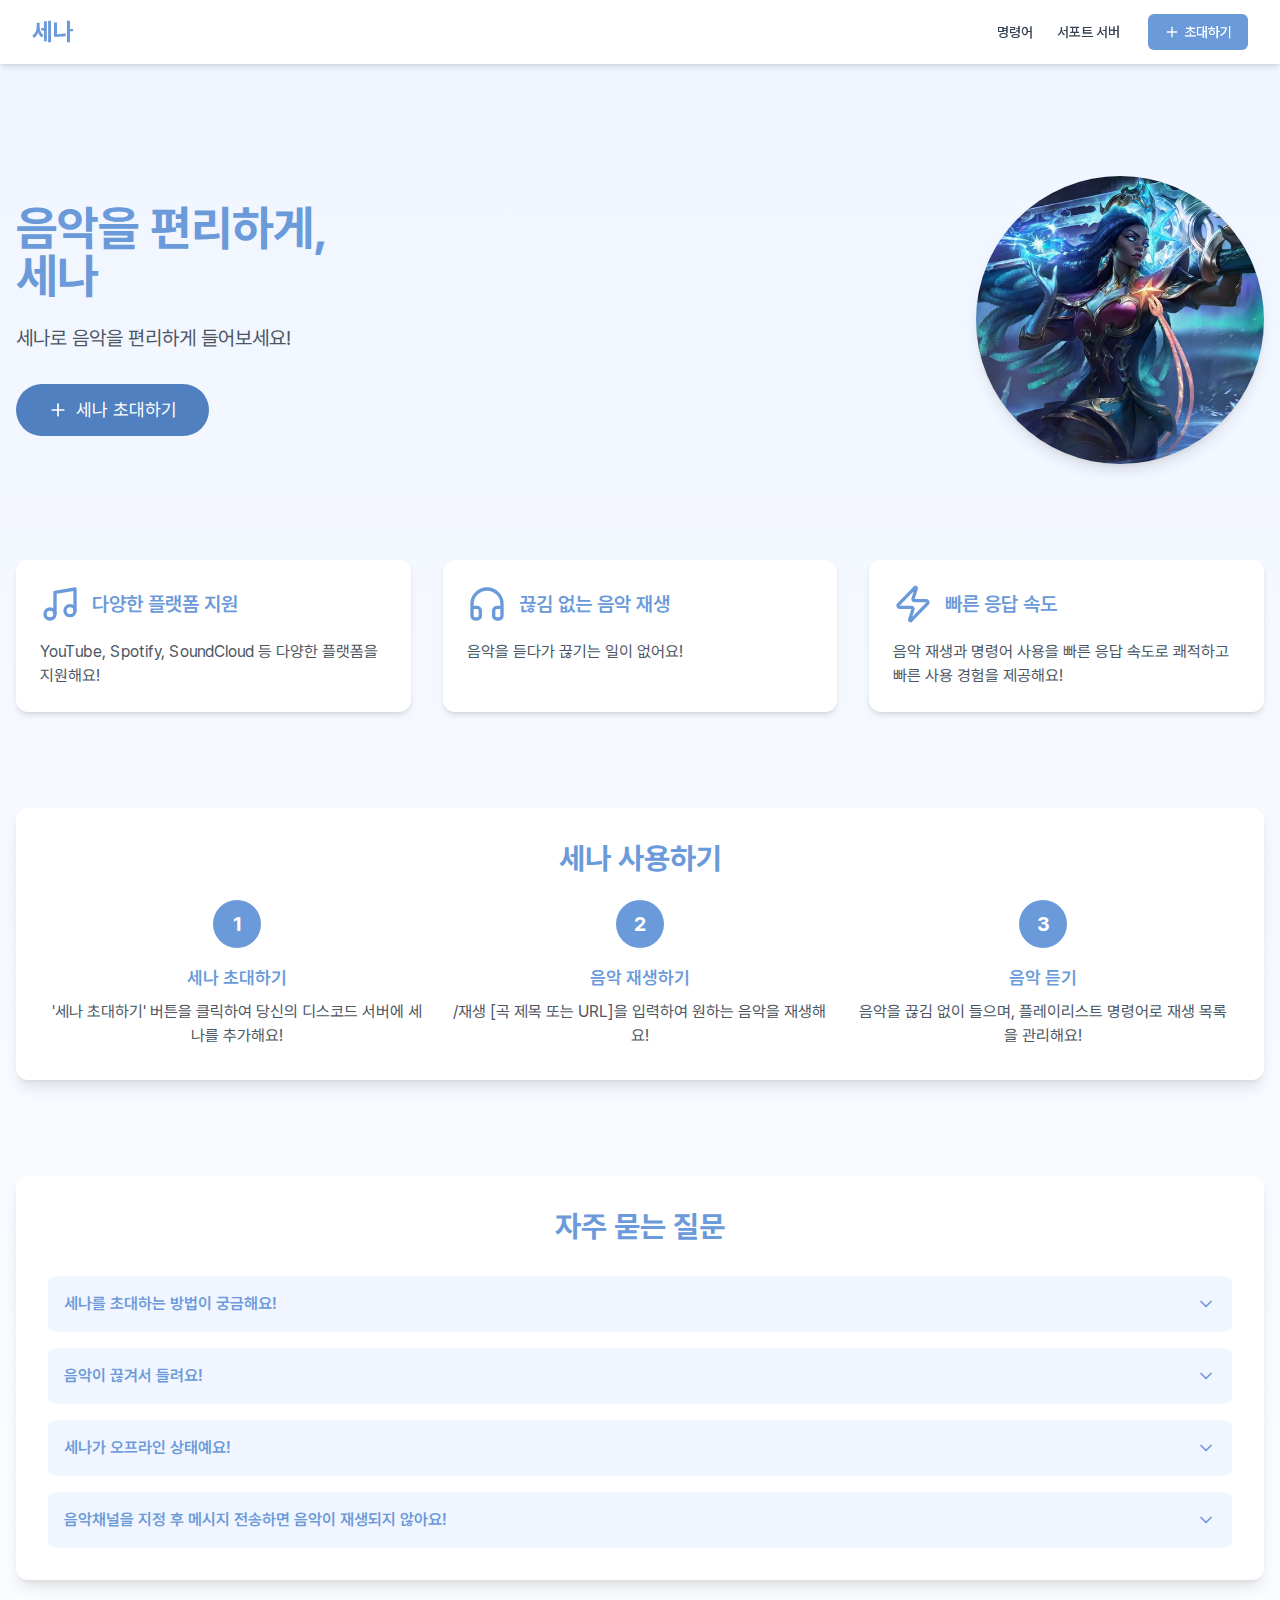
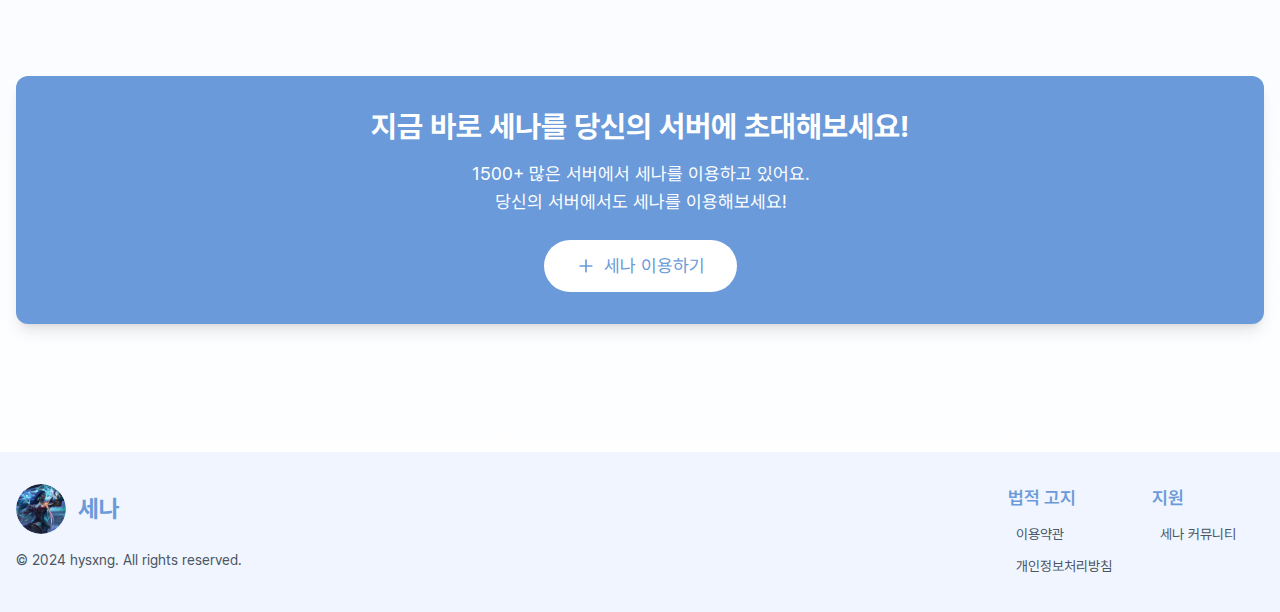
<file: index.html>
<!DOCTYPE html><html lang="ko"><head><meta charSet="utf-8"/><meta name="viewport" content="width=device-width"/><meta name="next-head-count" content="2"/><link rel="preload" href="/_next/static/media/ff840cfebfb63b0c-s.p.woff2" as="font" type="font/woff2" crossorigin="anonymous" data-next-font="size-adjust"/><link rel="preload" href="/_next/static/css/44630111e8e7b33d.css" as="style"/><link rel="stylesheet" href="/_next/static/css/44630111e8e7b33d.css" data-n-g=""/><link rel="preload" href="/_next/static/css/4c725164773d5f91.css" as="style"/><link rel="stylesheet" href="/_next/static/css/4c725164773d5f91.css" data-n-p=""/><noscript data-n-css=""></noscript><script defer="" nomodule="" src="/_next/static/chunks/polyfills-42372ed130431b0a.js"></script><script src="/_next/static/chunks/webpack-8fa1640cc84ba8fe.js" defer=""></script><script src="/_next/static/chunks/framework-64ad27b21261a9ce.js" defer=""></script><script src="/_next/static/chunks/main-14cd8e74f7600fc6.js" defer=""></script><script src="/_next/static/chunks/pages/_app-4de54a1809dadaf9.js" defer=""></script><script src="/_next/static/chunks/664-fe029c8b38e64ec1.js" defer=""></script><script src="/_next/static/chunks/675-f8402c4ff683825d.js" defer=""></script><script src="/_next/static/chunks/pages/index-014a114d0678d8e0.js" defer=""></script><script src="/_next/static/gUgS-OG4UqGehciKiHNww/_buildManifest.js" defer=""></script><script src="/_next/static/gUgS-OG4UqGehciKiHNww/_ssgManifest.js" defer=""></script></head><link rel="icon"/><title>디스코드 음악 봇 세나</title><body class="antialiased"><div id="__next"><div class="min-h-screen bg-gradient-to-b from-[#f0f5ff] to-white text-gray-800 __className_fde3a9"><nav class="fixed top-0 left-0 right-0 z-50 bg-white shadow-md"><div class="max-w-7xl mx-auto px-4 sm:px-6 lg:px-8"><div class="flex justify-between h-16"><div class="flex-shrink-0 flex items-center"><a href="/"><span class="text-2xl font-bold text-[#6a9ad9]">세나</span></a></div><div class="hidden sm:ml-6 sm:flex sm:items-center"><a class="px-3 py-2 rounded-md text-sm font-medium text-gray-700 hover:text-[#6a9ad9] hover:bg-gray-50" href="/#">명령어</a><a class="px-3 py-2 rounded-md text-sm font-medium text-gray-700 hover:text-[#6a9ad9] hover:bg-gray-50" href="https://discord.gg/64BgHXnEs6">서포트 서버</a><button class="ml-4 px-4 py-2 rounded-md text-sm font-medium text-white bg-[#6a9ad9] hover:bg-[#5a8ac9] focus:outline-none focus:ring-2 focus:ring-offset-2 focus:ring-[#6a9ad9] flex items-center"><svg xmlns="http://www.w3.org/2000/svg" width="24" height="24" viewBox="0 0 24 24" fill="none" stroke="currentColor" stroke-width="2" stroke-linecap="round" stroke-linejoin="round" class="lucide lucide-plus w-4 h-4 mr-1"><path d="M5 12h14"></path><path d="M12 5v14"></path></svg> 초대하기</button></div><div class="-mr-2 flex items-center sm:hidden"><button class="inline-flex items-center justify-center p-2 rounded-md text-gray-400 hover:text-gray-500 hover:bg-gray-100 focus:outline-none focus:ring-2 focus:ring-inset focus:ring-[#6a9ad9]"><span class="sr-only">Open main menu</span><svg xmlns="http://www.w3.org/2000/svg" width="24" height="24" viewBox="0 0 24 24" fill="none" stroke="currentColor" stroke-width="2" stroke-linecap="round" stroke-linejoin="round" class="lucide lucide-menu block h-6 w-6"><line x1="4" x2="20" y1="12" y2="12"></line><line x1="4" x2="20" y1="6" y2="6"></line><line x1="4" x2="20" y1="18" y2="18"></line></svg></button></div></div></div><div class="-translate-x-full opacity-0 sm:hidden fixed inset-0 z-50 bg-white transition-all duration-300 ease-in-out"><div class="pt-5 pb-6 px-4"><div class="flex items-center justify-between mb-4"><div><a href="/"><span class="text-2xl font-bold text-[#6a9ad9]">세나</span></a></div><div class="-mr-2"><button class="inline-flex items-center justify-center p-2 rounded-md text-gray-400 hover:text-gray-500 hover:bg-gray-100 focus:outline-none focus:ring-2 focus:ring-inset focus:ring-[#6a9ad9]"><span class="sr-only">Close menu</span><svg xmlns="http://www.w3.org/2000/svg" width="24" height="24" viewBox="0 0 24 24" fill="none" stroke="currentColor" stroke-width="2" stroke-linecap="round" stroke-linejoin="round" class="lucide lucide-x h-6 w-6"><path d="M18 6 6 18"></path><path d="m6 6 12 12"></path></svg></button></div></div><div class="space-y-2"><a class="block px-3 py-2 rounded-md text-base font-medium text-gray-700 hover:text-[#6a9ad9] hover:bg-gray-50" href="/#">명령어</a><a class="block px-3 py-2 rounded-md text-base font-medium text-gray-700 hover:text-[#6a9ad9] hover:bg-gray-50" href="https://discord.gg/64BgHXnEs6">서포트 서버</a></div><div class="mt-6"><button class="w-full px-4 py-2 rounded-md text-sm font-medium text-white bg-[#6a9ad9] hover:bg-[#5a8ac9] focus:outline-none focus:ring-2 focus:ring-offset-2 focus:ring-[#6a9ad9] flex items-center justify-center"><svg xmlns="http://www.w3.org/2000/svg" width="24" height="24" viewBox="0 0 24 24" fill="none" stroke="currentColor" stroke-width="2" stroke-linecap="round" stroke-linejoin="round" class="lucide lucide-plus w-4 h-4 mr-1"><path d="M5 12h14"></path><path d="M12 5v14"></path></svg> 초대하기</button></div></div></div></nav><main class="pt-16 sm:pt-24"><div class="container mx-auto px-4"><section class="py-8 sm:py-12 md:py-20"><div class="flex flex-col sm:flex-row items-center justify-between mb-12 sm:mb-16 md:mb-24 sm:space-x-8 md:space-x-12"><div class="w-full sm:w-1/2 mb-8 sm:mb-0 text-center sm:text-left order-2 sm:order-1"><h1 class="text-3xl sm:text-4xl md:text-5xl font-bold mb-4 sm:mb-6 text-[#6a9ad9] leading-tight">음악을 편리하게,<br/>세나</h1><p class="text-base sm:text-lg md:text-xl mb-6 sm:mb-8 text-gray-600">세나로 음악을 편리하게 들어보세요!</p><button class="w-full sm:w-auto bg-[#5080c0] hover:bg-[#3a6491] px-4 sm:px-6 md:px-8 py-2 sm:py-3 rounded-full text-sm sm:text-base md:text-lg inline-flex items-center justify-center text-white transition-colors duration-300 focus:outline-none focus:ring-2 focus:ring-offset-2 focus:ring-[#5080c0]"><svg xmlns="http://www.w3.org/2000/svg" width="24" height="24" viewBox="0 0 24 24" fill="none" stroke="currentColor" stroke-width="2" stroke-linecap="round" stroke-linejoin="round" class="lucide lucide-plus mr-2 w-4 h-4 sm:w-5 sm:h-5"><path d="M5 12h14"></path><path d="M12 5v14"></path></svg>세나 초대하기</button></div><div class="w-full sm:w-1/2 flex justify-center sm:justify-end order-1 sm:order-2"><div class="relative w-48 h-48 sm:w-56 sm:h-56 md:w-72 md:h-72"><img alt="세나 봇 로고" loading="lazy" width="1000" height="1000" decoding="async" data-nimg="1" class="rounded-full shadow-lg" style="color:transparent;object-fit:contain" src="/images/Sena-Logo.png"/></div></div></div><div class="grid grid-cols-1 sm:grid-cols-2 md:grid-cols-3 gap-6 sm:gap-8 mb-12 sm:mb-16 md:mb-24"><div class="bg-white p-4 sm:p-6 rounded-xl shadow-md hover:shadow-lg transition-shadow duration-300"><div class="flex items-center mb-3 sm:mb-4"><svg xmlns="http://www.w3.org/2000/svg" width="24" height="24" viewBox="0 0 24 24" fill="none" stroke="currentColor" stroke-width="2" stroke-linecap="round" stroke-linejoin="round" class="lucide lucide-music w-8 h-8 sm:w-10 sm:h-10 text-[#6a9ad9]"><path d="M9 18V5l12-2v13"></path><circle cx="6" cy="18" r="3"></circle><circle cx="18" cy="16" r="3"></circle></svg><h3 class="text-lg sm:text-xl font-semibold ml-3 text-[#6a9ad9]">다양한 플랫폼 지원</h3></div><p class="text-sm sm:text-base text-gray-600">YouTube, Spotify, SoundCloud 등 다양한 플랫폼을 지원해요!</p></div><div class="bg-white p-4 sm:p-6 rounded-xl shadow-md hover:shadow-lg transition-shadow duration-300"><div class="flex items-center mb-3 sm:mb-4"><svg xmlns="http://www.w3.org/2000/svg" width="24" height="24" viewBox="0 0 24 24" fill="none" stroke="currentColor" stroke-width="2" stroke-linecap="round" stroke-linejoin="round" class="lucide lucide-headphones w-8 h-8 sm:w-10 sm:h-10 text-[#6a9ad9]"><path d="M3 14h3a2 2 0 0 1 2 2v3a2 2 0 0 1-2 2H5a2 2 0 0 1-2-2v-7a9 9 0 0 1 18 0v7a2 2 0 0 1-2 2h-1a2 2 0 0 1-2-2v-3a2 2 0 0 1 2-2h3"></path></svg><h3 class="text-lg sm:text-xl font-semibold ml-3 text-[#6a9ad9]">끊김 없는 음악 재생</h3></div><p class="text-sm sm:text-base text-gray-600">음악을 듣다가 끊기는 일이 없어요!</p></div><div class="bg-white p-4 sm:p-6 rounded-xl shadow-md hover:shadow-lg transition-shadow duration-300"><div class="flex items-center mb-3 sm:mb-4"><svg xmlns="http://www.w3.org/2000/svg" width="24" height="24" viewBox="0 0 24 24" fill="none" stroke="currentColor" stroke-width="2" stroke-linecap="round" stroke-linejoin="round" class="lucide lucide-zap w-8 h-8 sm:w-10 sm:h-10 text-[#6a9ad9]"><path d="M4 14a1 1 0 0 1-.78-1.63l9.9-10.2a.5.5 0 0 1 .86.46l-1.92 6.02A1 1 0 0 0 13 10h7a1 1 0 0 1 .78 1.63l-9.9 10.2a.5.5 0 0 1-.86-.46l1.92-6.02A1 1 0 0 0 11 14z"></path></svg><h3 class="text-lg sm:text-xl font-semibold ml-3 text-[#6a9ad9]">빠른 응답 속도</h3></div><p class="text-sm sm:text-base text-gray-600">음악 재생과 명령어 사용을 빠른 응답 속도로 쾌적하고 빠른 사용 경험을 제공해요!</p></div></div><div class="bg-white p-6 sm:p-8 rounded-xl shadow-lg mb-12 sm:mb-16 md:mb-24"><h2 class="text-xl sm:text-2xl md:text-3xl font-bold mb-4 sm:mb-6 text-center text-[#6a9ad9]">세나 사용하기</h2><div class="grid grid-cols-1 sm:grid-cols-3 gap-6"><div class="flex flex-col items-center text-center"><div class="w-10 h-10 sm:w-12 sm:h-12 bg-[#6a9ad9] rounded-full flex items-center justify-center text-white text-lg sm:text-xl font-bold mb-3 sm:mb-4">1</div><h3 class="text-base sm:text-lg font-semibold mb-2 text-[#6a9ad9]">세나 초대하기</h3><p class="text-sm sm:text-base text-gray-600">&#x27;세나 초대하기&#x27; 버튼을 클릭하여 당신의 디스코드 서버에 세나를 추가해요!</p></div><div class="flex flex-col items-center text-center"><div class="w-10 h-10 sm:w-12 sm:h-12 bg-[#6a9ad9] rounded-full flex items-center justify-center text-white text-lg sm:text-xl font-bold mb-3 sm:mb-4">2</div><h3 class="text-base sm:text-lg font-semibold mb-2 text-[#6a9ad9]">음악 재생하기</h3><p class="text-sm sm:text-base text-gray-600">/재생 [곡 제목 또는 URL]을 입력하여 원하는 음악을 재생해요!</p></div><div class="flex flex-col items-center text-center"><div class="w-10 h-10 sm:w-12 sm:h-12 bg-[#6a9ad9] rounded-full flex items-center justify-center text-white text-lg sm:text-xl font-bold mb-3 sm:mb-4">3</div><h3 class="text-base sm:text-lg font-semibold mb-2 text-[#6a9ad9]">음악 듣기</h3><p class="text-sm sm:text-base text-gray-600">음악을 끊김 없이 들으며, 플레이리스트 명령어로 재생 목록을 관리해요!</p></div></div></div><div class="bg-white p-6 sm:p-8 rounded-xl shadow-lg mb-12 sm:mb-16 md:mb-24"><h2 class="text-xl sm:text-2xl md:text-3xl font-bold mb-6 sm:mb-8 text-center text-[#6a9ad9]">자주 묻는 질문</h2><div class="space-y-4"><div class="bg-[#f0f5ff] rounded-lg overflow-hidden"><button class="w-full p-3 sm:p-4 cursor-pointer font-semibold text-sm sm:text-base text-[#6a9ad9] flex justify-between items-center">세나를 초대하는 방법이 궁금해요!<svg xmlns="http://www.w3.org/2000/svg" width="24" height="24" viewBox="0 0 24 24" fill="none" stroke="currentColor" stroke-width="2" stroke-linecap="round" stroke-linejoin="round" class="lucide lucide-chevron-down w-4 h-4 sm:w-5 sm:h-5 text-[#6a9ad9] transition-transform duration-300 "><path d="m6 9 6 6 6-6"></path></svg></button><div class="overflow-hidden transition-all duration-300 ease-in-out" style="max-height:0"><p class="p-3 sm:p-4 text-sm sm:text-base text-gray-600 border-t border-[#e6eeff]">&#x27;세나 초대하기&#x27; 버튼을 클릭하여 쉽게 초대할 수 있어요!</p></div></div><div class="bg-[#f0f5ff] rounded-lg overflow-hidden"><button class="w-full p-3 sm:p-4 cursor-pointer font-semibold text-sm sm:text-base text-[#6a9ad9] flex justify-between items-center">음악이 끊겨서 들려요!<svg xmlns="http://www.w3.org/2000/svg" width="24" height="24" viewBox="0 0 24 24" fill="none" stroke="currentColor" stroke-width="2" stroke-linecap="round" stroke-linejoin="round" class="lucide lucide-chevron-down w-4 h-4 sm:w-5 sm:h-5 text-[#6a9ad9] transition-transform duration-300 "><path d="m6 9 6 6 6-6"></path></svg></button><div class="overflow-hidden transition-all duration-300 ease-in-out" style="max-height:0"><p class="p-3 sm:p-4 text-sm sm:text-base text-gray-600 border-t border-[#e6eeff]">디스코드 서버 상태가 안 좋은 경우 아래 방법으로 해결할 수 있지만, 무언가를 다운로드 중 일 땐 멈춰주세요! [채널 관리 권한] 음성채널 우클릭 - 채널 편집 - 지역 우선 설정을 일본으로 변경 후 다시 한국으로 변경해 주세요.</p></div></div><div class="bg-[#f0f5ff] rounded-lg overflow-hidden"><button class="w-full p-3 sm:p-4 cursor-pointer font-semibold text-sm sm:text-base text-[#6a9ad9] flex justify-between items-center">세나가 오프라인 상태예요!<svg xmlns="http://www.w3.org/2000/svg" width="24" height="24" viewBox="0 0 24 24" fill="none" stroke="currentColor" stroke-width="2" stroke-linecap="round" stroke-linejoin="round" class="lucide lucide-chevron-down w-4 h-4 sm:w-5 sm:h-5 text-[#6a9ad9] transition-transform duration-300 "><path d="m6 9 6 6 6-6"></path></svg></button><div class="overflow-hidden transition-all duration-300 ease-in-out" style="max-height:0"><p class="p-3 sm:p-4 text-sm sm:text-base text-gray-600 border-t border-[#e6eeff]">점검 중이거나 리붓 중이예요!</p></div></div><div class="bg-[#f0f5ff] rounded-lg overflow-hidden"><button class="w-full p-3 sm:p-4 cursor-pointer font-semibold text-sm sm:text-base text-[#6a9ad9] flex justify-between items-center">음악채널을 지정 후 메시지 전송하면 음악이 재생되지 않아요!<svg xmlns="http://www.w3.org/2000/svg" width="24" height="24" viewBox="0 0 24 24" fill="none" stroke="currentColor" stroke-width="2" stroke-linecap="round" stroke-linejoin="round" class="lucide lucide-chevron-down w-4 h-4 sm:w-5 sm:h-5 text-[#6a9ad9] transition-transform duration-300 "><path d="m6 9 6 6 6-6"></path></svg></button><div class="overflow-hidden transition-all duration-300 ease-in-out" style="max-height:0"><p class="p-3 sm:p-4 text-sm sm:text-base text-gray-600 border-t border-[#e6eeff]">현재 디스코드 측에서 인텐트가 승인되지 않아 메시지 감지를 하지 못하는 상태예요!</p></div></div></div></div><div class="bg-[#6a9ad9] text-white p-6 sm:p-8 rounded-xl shadow-lg text-center"><h2 class="text-xl sm:text-2xl md:text-3xl font-bold mb-3 sm:mb-4">지금 바로 세나를 당신의 서버에 초대해보세요!</h2><p class="text-sm sm:text-base md:text-lg mb-4 sm:mb-6">1500+ 많은 서버에서 세나를 이용하고 있어요. <br/>당신의 서버에서도 세나를 이용해보세요!</p><button class="bg-white text-[#6a9ad9] hover:bg-gray-100 px-4 sm:px-6 md:px-8 py-2 sm:py-3 rounded-full text-sm sm:text-base md:text-lg inline-flex items-center justify-center transition-colors duration-300 focus:outline-none focus:ring-2 focus:ring-offset-2 focus:ring-white"><svg xmlns="http://www.w3.org/2000/svg" width="24" height="24" viewBox="0 0 24 24" fill="none" stroke="currentColor" stroke-width="2" stroke-linecap="round" stroke-linejoin="round" class="lucide lucide-plus mr-2 w-4 h-4 sm:w-5 sm:h-5"><path d="M5 12h14"></path><path d="M12 5v14"></path></svg>세나 이용하기</button></div></section></div></main><footer class="bg-[#f0f5ff] py-8 mt-12"><div class="container mx-auto px-4"><div class="flex flex-col space-y-8 md:flex-row md:justify-between md:space-y-0"><div class="flex flex-col items-center md:items-start"><div class="flex items-center mb-4"><div class="mr-3 rounded-full overflow-hidden"><img alt="세나 로고" loading="lazy" width="50" height="50" decoding="async" data-nimg="1" class="rounded-full" style="color:transparent" src="/images/Sena-Logo.png"/></div><span class="text-2xl font-bold text-[#6a9ad9]">세나</span></div><p class="text-sm text-center md:text-left text-gray-600">© 2024 hysxng. All rights reserved.</p></div><div class="grid grid-cols-1 gap-8 sm:grid-cols-2 text-center md:text-left"><div><h3 class="text-lg font-semibold text-[#6a9ad9] mb-2">법적 고지</h3><ul class="space-y-1"><li><a class="text-gray-600 hover:text-white hover:bg-[#6a9ad9] transition-colors text-sm py-1 px-2 rounded-md inline-block" href="https://github.com/CuteStars/SENA/blob/main/terms.md">이용약관</a></li><li><a class="text-gray-600 hover:text-white hover:bg-[#6a9ad9] transition-colors text-sm py-1 px-2 rounded-md inline-block" href="https://github.com/CuteStars/SENA/blob/main/privacy-police.md">개인정보처리방침</a></li></ul></div><div><h3 class="text-lg font-semibold text-[#6a9ad9] mb-2">지원</h3><ul class="space-y-1"><li><a href="https://discord.gg/64BgHXnEs6" target="_blank" rel="noopener noreferrer" class="text-gray-600 hover:text-white hover:bg-[#6a9ad9] transition-colors text-sm py-1 px-2 rounded-md inline-block">세나 커뮤니티</a></li></ul></div></div></div></div></footer></div></div><script id="__NEXT_DATA__" type="application/json">{"props":{"pageProps":{}},"page":"/","query":{},"buildId":"gUgS-OG4UqGehciKiHNww","nextExport":true,"autoExport":true,"isFallback":false,"scriptLoader":[]}</script></body></html>
</file>
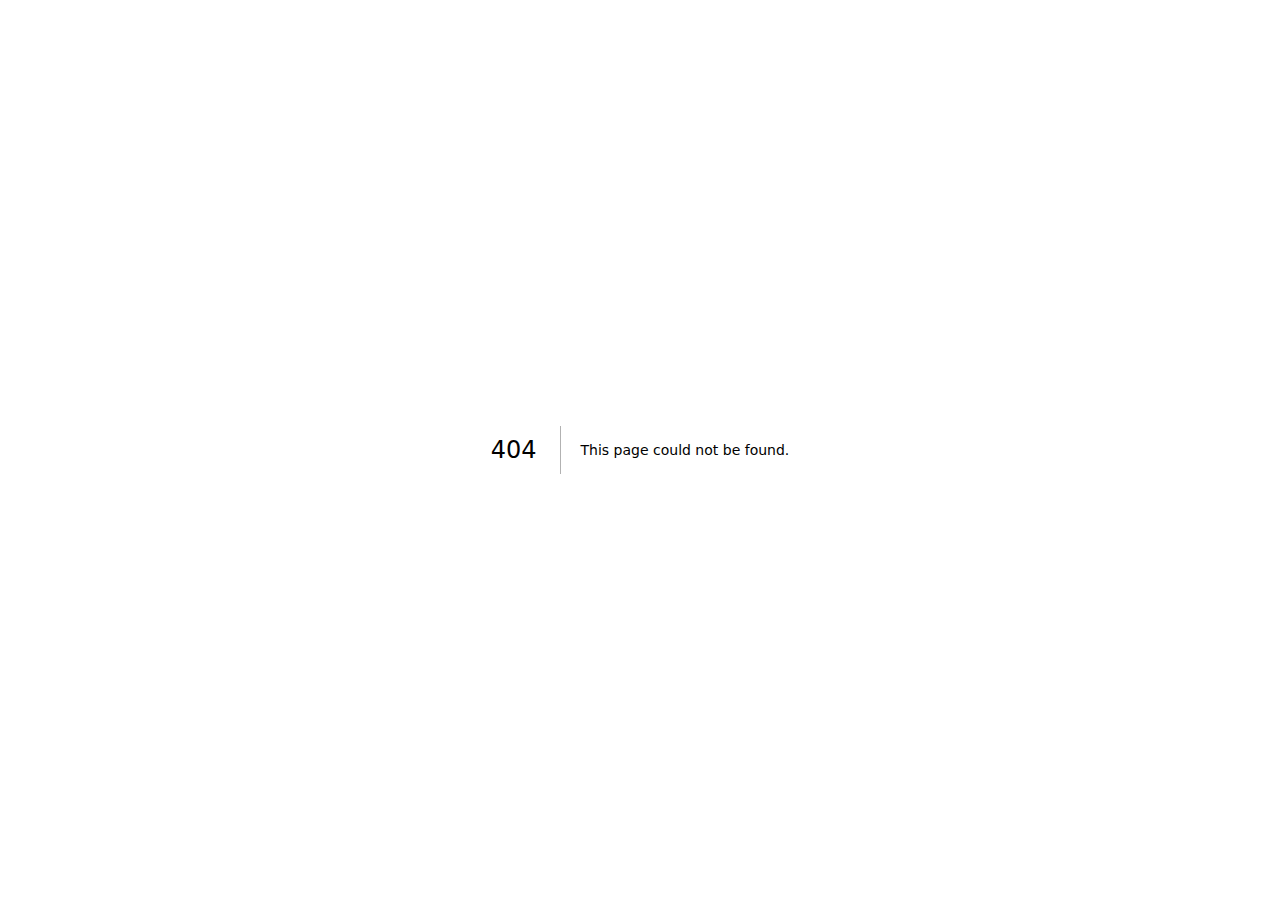
<file: 404/index.html>
<!DOCTYPE html><html lang="ko"><head><meta charSet="utf-8"/><meta name="viewport" content="width=device-width"/><title>404: This page could not be found</title><meta name="next-head-count" content="3"/><link rel="preload" href="/_next/static/css/44630111e8e7b33d.css" as="style"/><link rel="stylesheet" href="/_next/static/css/44630111e8e7b33d.css" data-n-g=""/><noscript data-n-css=""></noscript><script defer="" nomodule="" src="/_next/static/chunks/polyfills-42372ed130431b0a.js"></script><script src="/_next/static/chunks/webpack-8fa1640cc84ba8fe.js" defer=""></script><script src="/_next/static/chunks/framework-64ad27b21261a9ce.js" defer=""></script><script src="/_next/static/chunks/main-14cd8e74f7600fc6.js" defer=""></script><script src="/_next/static/chunks/pages/_app-4de54a1809dadaf9.js" defer=""></script><script src="/_next/static/chunks/pages/_error-77823ddac6993d35.js" defer=""></script><script src="/_next/static/gUgS-OG4UqGehciKiHNww/_buildManifest.js" defer=""></script><script src="/_next/static/gUgS-OG4UqGehciKiHNww/_ssgManifest.js" defer=""></script></head><link rel="icon"/><title>디스코드 음악 봇 세나</title><body class="antialiased"><div id="__next"><div style="font-family:system-ui,&quot;Segoe UI&quot;,Roboto,Helvetica,Arial,sans-serif,&quot;Apple Color Emoji&quot;,&quot;Segoe UI Emoji&quot;;height:100vh;text-align:center;display:flex;flex-direction:column;align-items:center;justify-content:center"><div style="line-height:48px"><style>body{color:#000;background:#fff;margin:0}.next-error-h1{border-right:1px solid rgba(0,0,0,.3)}@media (prefers-color-scheme:dark){body{color:#fff;background:#000}.next-error-h1{border-right:1px solid rgba(255,255,255,.3)}}</style><h1 class="next-error-h1" style="display:inline-block;margin:0 20px 0 0;padding-right:23px;font-size:24px;font-weight:500;vertical-align:top">404</h1><div style="display:inline-block"><h2 style="font-size:14px;font-weight:400;line-height:28px">This page could not be found<!-- -->.</h2></div></div></div></div><script id="__NEXT_DATA__" type="application/json">{"props":{"pageProps":{"statusCode":404}},"page":"/_error","query":{},"buildId":"gUgS-OG4UqGehciKiHNww","nextExport":true,"isFallback":false,"gip":true,"scriptLoader":[]}</script></body></html>
</file>
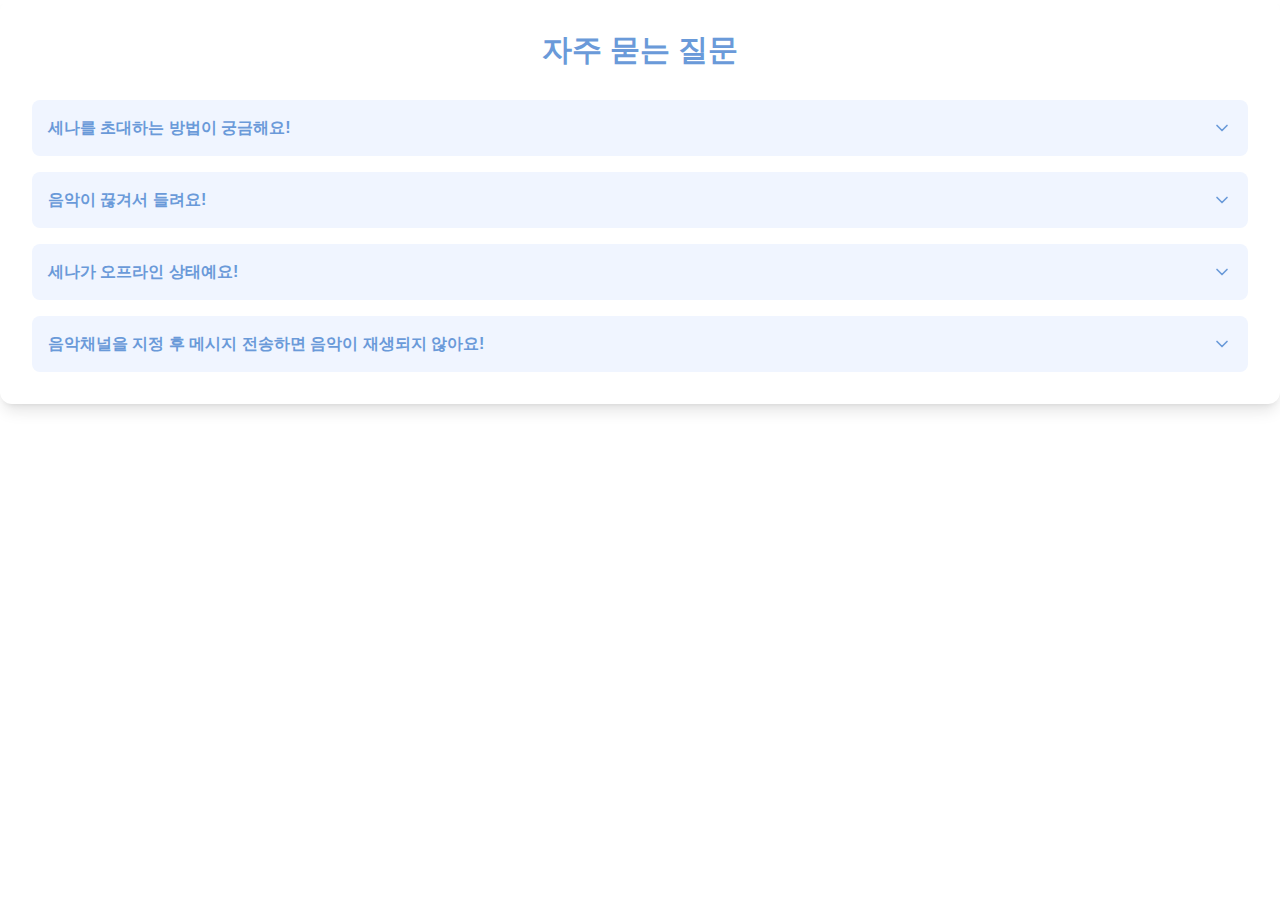
<file: components/FAQ/index.html>
<!DOCTYPE html><html lang="ko"><head><meta charSet="utf-8"/><meta name="viewport" content="width=device-width"/><meta name="next-head-count" content="2"/><link rel="preload" href="/_next/static/css/44630111e8e7b33d.css" as="style"/><link rel="stylesheet" href="/_next/static/css/44630111e8e7b33d.css" data-n-g=""/><noscript data-n-css=""></noscript><script defer="" nomodule="" src="/_next/static/chunks/polyfills-42372ed130431b0a.js"></script><script src="/_next/static/chunks/webpack-8fa1640cc84ba8fe.js" defer=""></script><script src="/_next/static/chunks/framework-64ad27b21261a9ce.js" defer=""></script><script src="/_next/static/chunks/main-14cd8e74f7600fc6.js" defer=""></script><script src="/_next/static/chunks/pages/_app-4de54a1809dadaf9.js" defer=""></script><script src="/_next/static/chunks/pages/components/FAQ-618cd609da29166d.js" defer=""></script><script src="/_next/static/gUgS-OG4UqGehciKiHNww/_buildManifest.js" defer=""></script><script src="/_next/static/gUgS-OG4UqGehciKiHNww/_ssgManifest.js" defer=""></script></head><link rel="icon"/><title>디스코드 음악 봇 세나</title><body class="antialiased"><div id="__next"><div class="bg-white p-6 sm:p-8 rounded-xl shadow-lg mb-12 sm:mb-16 md:mb-24"><h2 class="text-xl sm:text-2xl md:text-3xl font-bold mb-6 sm:mb-8 text-center text-[#6a9ad9]">자주 묻는 질문</h2><div class="space-y-4"><div class="bg-[#f0f5ff] rounded-lg overflow-hidden"><button class="w-full p-3 sm:p-4 cursor-pointer font-semibold text-sm sm:text-base text-[#6a9ad9] flex justify-between items-center">세나를 초대하는 방법이 궁금해요!<svg xmlns="http://www.w3.org/2000/svg" width="24" height="24" viewBox="0 0 24 24" fill="none" stroke="currentColor" stroke-width="2" stroke-linecap="round" stroke-linejoin="round" class="lucide lucide-chevron-down w-4 h-4 sm:w-5 sm:h-5 text-[#6a9ad9] transition-transform duration-300 "><path d="m6 9 6 6 6-6"></path></svg></button><div class="overflow-hidden transition-all duration-300 ease-in-out" style="max-height:0"><p class="p-3 sm:p-4 text-sm sm:text-base text-gray-600 border-t border-[#e6eeff]">&#x27;세나 초대하기&#x27; 버튼을 클릭하여 쉽게 초대할 수 있어요!</p></div></div><div class="bg-[#f0f5ff] rounded-lg overflow-hidden"><button class="w-full p-3 sm:p-4 cursor-pointer font-semibold text-sm sm:text-base text-[#6a9ad9] flex justify-between items-center">음악이 끊겨서 들려요!<svg xmlns="http://www.w3.org/2000/svg" width="24" height="24" viewBox="0 0 24 24" fill="none" stroke="currentColor" stroke-width="2" stroke-linecap="round" stroke-linejoin="round" class="lucide lucide-chevron-down w-4 h-4 sm:w-5 sm:h-5 text-[#6a9ad9] transition-transform duration-300 "><path d="m6 9 6 6 6-6"></path></svg></button><div class="overflow-hidden transition-all duration-300 ease-in-out" style="max-height:0"><p class="p-3 sm:p-4 text-sm sm:text-base text-gray-600 border-t border-[#e6eeff]">디스코드 서버 상태가 안 좋은 경우 아래 방법으로 해결할 수 있지만, 무언가를 다운로드 중 일 땐 멈춰주세요! [채널 관리 권한] 음성채널 우클릭 - 채널 편집 - 지역 우선 설정을 일본으로 변경 후 다시 한국으로 변경해 주세요.</p></div></div><div class="bg-[#f0f5ff] rounded-lg overflow-hidden"><button class="w-full p-3 sm:p-4 cursor-pointer font-semibold text-sm sm:text-base text-[#6a9ad9] flex justify-between items-center">세나가 오프라인 상태예요!<svg xmlns="http://www.w3.org/2000/svg" width="24" height="24" viewBox="0 0 24 24" fill="none" stroke="currentColor" stroke-width="2" stroke-linecap="round" stroke-linejoin="round" class="lucide lucide-chevron-down w-4 h-4 sm:w-5 sm:h-5 text-[#6a9ad9] transition-transform duration-300 "><path d="m6 9 6 6 6-6"></path></svg></button><div class="overflow-hidden transition-all duration-300 ease-in-out" style="max-height:0"><p class="p-3 sm:p-4 text-sm sm:text-base text-gray-600 border-t border-[#e6eeff]">점검 중이거나 리붓 중이예요!</p></div></div><div class="bg-[#f0f5ff] rounded-lg overflow-hidden"><button class="w-full p-3 sm:p-4 cursor-pointer font-semibold text-sm sm:text-base text-[#6a9ad9] flex justify-between items-center">음악채널을 지정 후 메시지 전송하면 음악이 재생되지 않아요!<svg xmlns="http://www.w3.org/2000/svg" width="24" height="24" viewBox="0 0 24 24" fill="none" stroke="currentColor" stroke-width="2" stroke-linecap="round" stroke-linejoin="round" class="lucide lucide-chevron-down w-4 h-4 sm:w-5 sm:h-5 text-[#6a9ad9] transition-transform duration-300 "><path d="m6 9 6 6 6-6"></path></svg></button><div class="overflow-hidden transition-all duration-300 ease-in-out" style="max-height:0"><p class="p-3 sm:p-4 text-sm sm:text-base text-gray-600 border-t border-[#e6eeff]">현재 디스코드 측에서 인텐트가 승인되지 않아 메시지 감지를 하지 못하는 상태예요!</p></div></div></div></div></div><script id="__NEXT_DATA__" type="application/json">{"props":{"pageProps":{}},"page":"/components/FAQ","query":{},"buildId":"gUgS-OG4UqGehciKiHNww","nextExport":true,"autoExport":true,"isFallback":false,"scriptLoader":[]}</script></body></html>
</file>
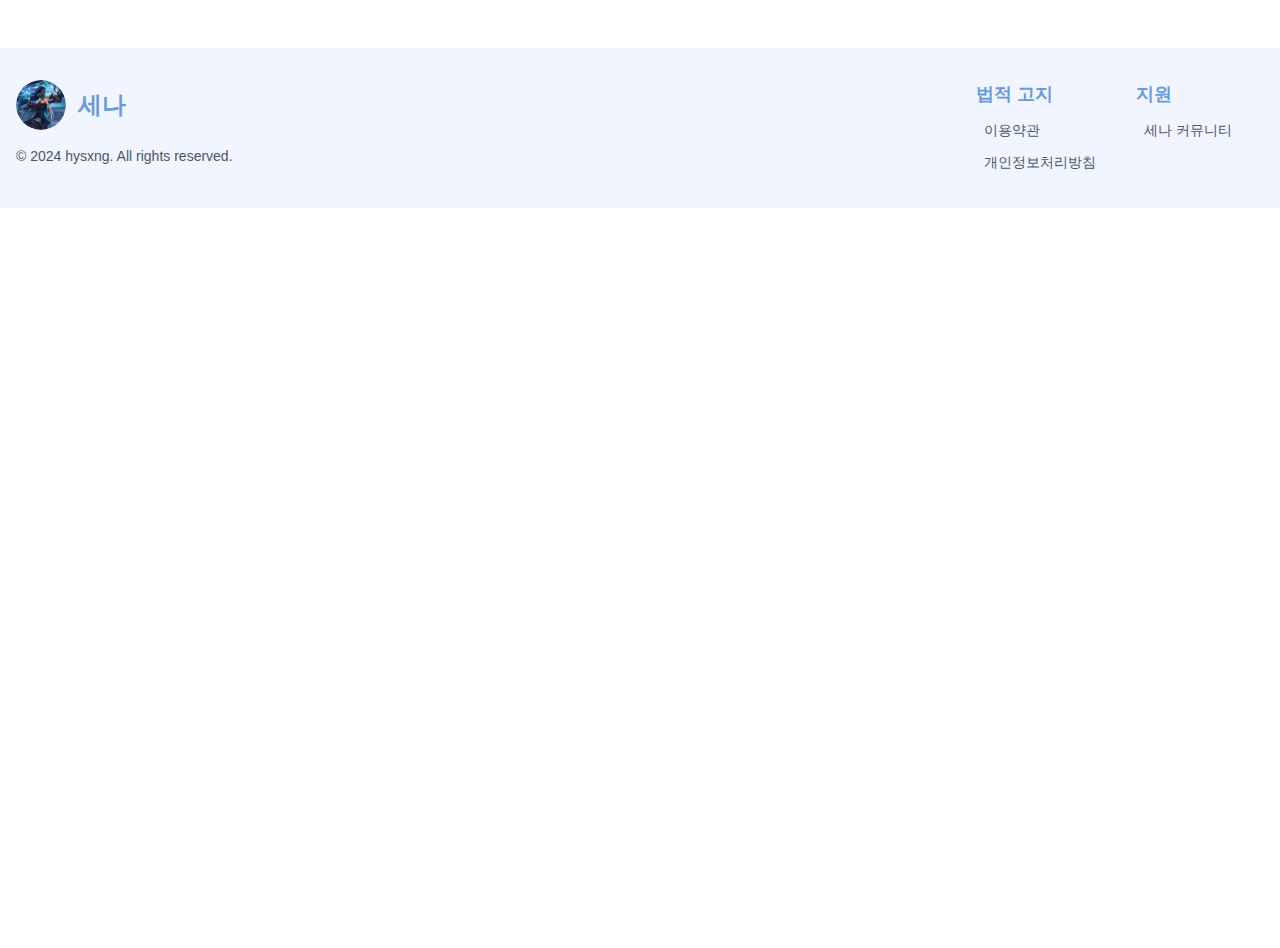
<file: components/Footer/index.html>
<!DOCTYPE html><html lang="ko"><head><meta charSet="utf-8"/><meta name="viewport" content="width=device-width"/><meta name="next-head-count" content="2"/><link rel="preload" href="/_next/static/css/44630111e8e7b33d.css" as="style"/><link rel="stylesheet" href="/_next/static/css/44630111e8e7b33d.css" data-n-g=""/><noscript data-n-css=""></noscript><script defer="" nomodule="" src="/_next/static/chunks/polyfills-42372ed130431b0a.js"></script><script src="/_next/static/chunks/webpack-8fa1640cc84ba8fe.js" defer=""></script><script src="/_next/static/chunks/framework-64ad27b21261a9ce.js" defer=""></script><script src="/_next/static/chunks/main-14cd8e74f7600fc6.js" defer=""></script><script src="/_next/static/chunks/pages/_app-4de54a1809dadaf9.js" defer=""></script><script src="/_next/static/chunks/664-fe029c8b38e64ec1.js" defer=""></script><script src="/_next/static/chunks/675-f8402c4ff683825d.js" defer=""></script><script src="/_next/static/chunks/pages/components/Footer-231bdcf65105e67c.js" defer=""></script><script src="/_next/static/gUgS-OG4UqGehciKiHNww/_buildManifest.js" defer=""></script><script src="/_next/static/gUgS-OG4UqGehciKiHNww/_ssgManifest.js" defer=""></script></head><link rel="icon"/><title>디스코드 음악 봇 세나</title><body class="antialiased"><div id="__next"><footer class="bg-[#f0f5ff] py-8 mt-12"><div class="container mx-auto px-4"><div class="flex flex-col space-y-8 md:flex-row md:justify-between md:space-y-0"><div class="flex flex-col items-center md:items-start"><div class="flex items-center mb-4"><div class="mr-3 rounded-full overflow-hidden"><img alt="세나 로고" loading="lazy" width="50" height="50" decoding="async" data-nimg="1" class="rounded-full" style="color:transparent" src="/images/Sena-Logo.png"/></div><span class="text-2xl font-bold text-[#6a9ad9]">세나</span></div><p class="text-sm text-center md:text-left text-gray-600">© 2024 hysxng. All rights reserved.</p></div><div class="grid grid-cols-1 gap-8 sm:grid-cols-2 text-center md:text-left"><div><h3 class="text-lg font-semibold text-[#6a9ad9] mb-2">법적 고지</h3><ul class="space-y-1"><li><a class="text-gray-600 hover:text-white hover:bg-[#6a9ad9] transition-colors text-sm py-1 px-2 rounded-md inline-block" href="https://github.com/CuteStars/SENA/blob/main/terms.md">이용약관</a></li><li><a class="text-gray-600 hover:text-white hover:bg-[#6a9ad9] transition-colors text-sm py-1 px-2 rounded-md inline-block" href="https://github.com/CuteStars/SENA/blob/main/privacy-police.md">개인정보처리방침</a></li></ul></div><div><h3 class="text-lg font-semibold text-[#6a9ad9] mb-2">지원</h3><ul class="space-y-1"><li><a href="https://discord.gg/64BgHXnEs6" target="_blank" rel="noopener noreferrer" class="text-gray-600 hover:text-white hover:bg-[#6a9ad9] transition-colors text-sm py-1 px-2 rounded-md inline-block">세나 커뮤니티</a></li></ul></div></div></div></div></footer></div><script id="__NEXT_DATA__" type="application/json">{"props":{"pageProps":{}},"page":"/components/Footer","query":{},"buildId":"gUgS-OG4UqGehciKiHNww","nextExport":true,"autoExport":true,"isFallback":false,"scriptLoader":[]}</script></body></html>
</file>
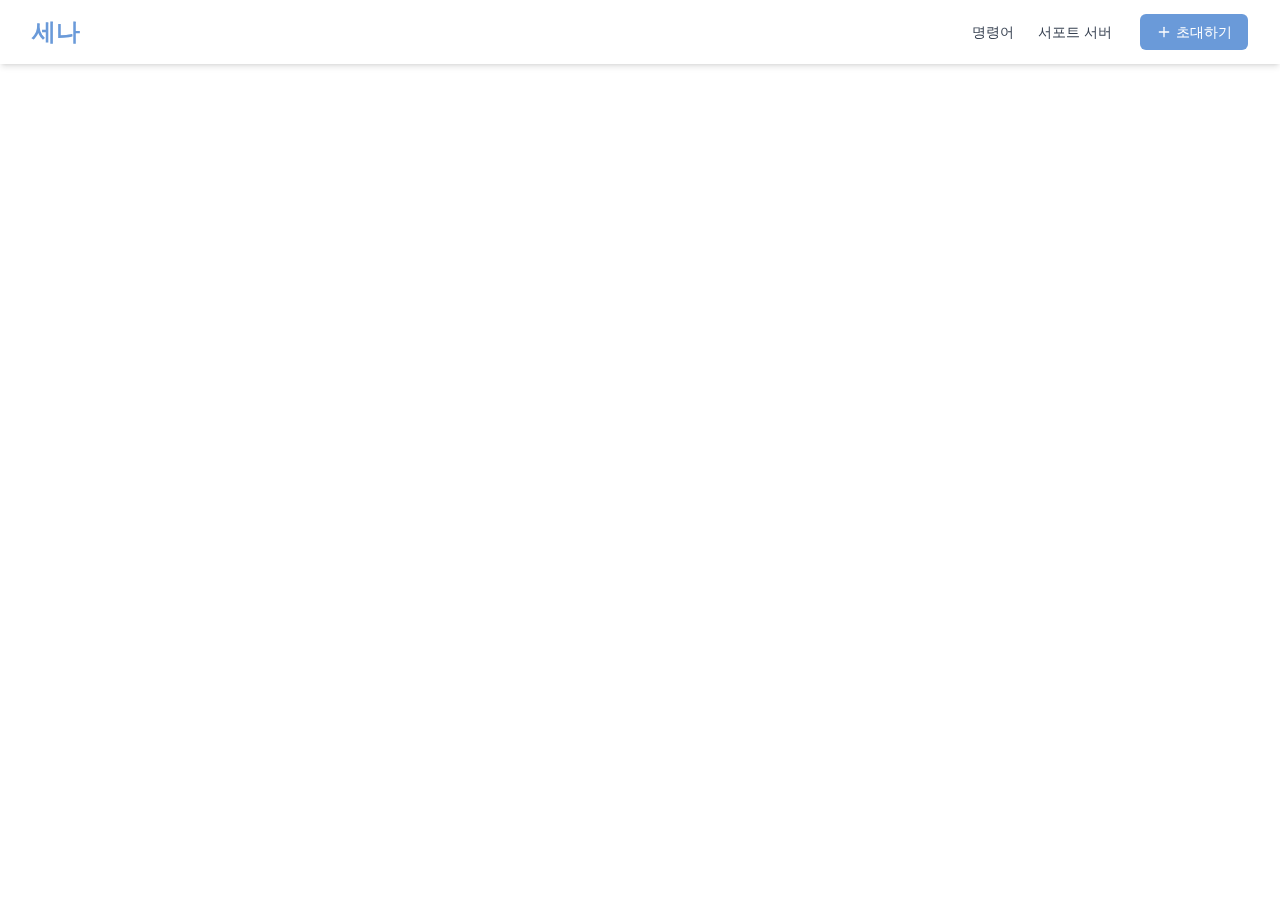
<file: components/Navbar/index.html>
<!DOCTYPE html><html lang="ko"><head><meta charSet="utf-8"/><meta name="viewport" content="width=device-width"/><meta name="next-head-count" content="2"/><link rel="preload" href="/_next/static/css/44630111e8e7b33d.css" as="style"/><link rel="stylesheet" href="/_next/static/css/44630111e8e7b33d.css" data-n-g=""/><noscript data-n-css=""></noscript><script defer="" nomodule="" src="/_next/static/chunks/polyfills-42372ed130431b0a.js"></script><script src="/_next/static/chunks/webpack-8fa1640cc84ba8fe.js" defer=""></script><script src="/_next/static/chunks/framework-64ad27b21261a9ce.js" defer=""></script><script src="/_next/static/chunks/main-14cd8e74f7600fc6.js" defer=""></script><script src="/_next/static/chunks/pages/_app-4de54a1809dadaf9.js" defer=""></script><script src="/_next/static/chunks/664-fe029c8b38e64ec1.js" defer=""></script><script src="/_next/static/chunks/pages/components/Navbar-e9f5edf3f79e8615.js" defer=""></script><script src="/_next/static/gUgS-OG4UqGehciKiHNww/_buildManifest.js" defer=""></script><script src="/_next/static/gUgS-OG4UqGehciKiHNww/_ssgManifest.js" defer=""></script></head><link rel="icon"/><title>디스코드 음악 봇 세나</title><body class="antialiased"><div id="__next"><nav class="fixed top-0 left-0 right-0 z-50 bg-white shadow-md"><div class="max-w-7xl mx-auto px-4 sm:px-6 lg:px-8"><div class="flex justify-between h-16"><div class="flex-shrink-0 flex items-center"><a href="/"><span class="text-2xl font-bold text-[#6a9ad9]">세나</span></a></div><div class="hidden sm:ml-6 sm:flex sm:items-center"><a class="px-3 py-2 rounded-md text-sm font-medium text-gray-700 hover:text-[#6a9ad9] hover:bg-gray-50" href="/components/Navbar/#">명령어</a><a class="px-3 py-2 rounded-md text-sm font-medium text-gray-700 hover:text-[#6a9ad9] hover:bg-gray-50" href="https://discord.gg/64BgHXnEs6">서포트 서버</a><button class="ml-4 px-4 py-2 rounded-md text-sm font-medium text-white bg-[#6a9ad9] hover:bg-[#5a8ac9] focus:outline-none focus:ring-2 focus:ring-offset-2 focus:ring-[#6a9ad9] flex items-center"><svg xmlns="http://www.w3.org/2000/svg" width="24" height="24" viewBox="0 0 24 24" fill="none" stroke="currentColor" stroke-width="2" stroke-linecap="round" stroke-linejoin="round" class="lucide lucide-plus w-4 h-4 mr-1"><path d="M5 12h14"></path><path d="M12 5v14"></path></svg> 초대하기</button></div><div class="-mr-2 flex items-center sm:hidden"><button class="inline-flex items-center justify-center p-2 rounded-md text-gray-400 hover:text-gray-500 hover:bg-gray-100 focus:outline-none focus:ring-2 focus:ring-inset focus:ring-[#6a9ad9]"><span class="sr-only">Open main menu</span><svg xmlns="http://www.w3.org/2000/svg" width="24" height="24" viewBox="0 0 24 24" fill="none" stroke="currentColor" stroke-width="2" stroke-linecap="round" stroke-linejoin="round" class="lucide lucide-menu block h-6 w-6"><line x1="4" x2="20" y1="12" y2="12"></line><line x1="4" x2="20" y1="6" y2="6"></line><line x1="4" x2="20" y1="18" y2="18"></line></svg></button></div></div></div><div class="-translate-x-full opacity-0 sm:hidden fixed inset-0 z-50 bg-white transition-all duration-300 ease-in-out"><div class="pt-5 pb-6 px-4"><div class="flex items-center justify-between mb-4"><div><a href="/"><span class="text-2xl font-bold text-[#6a9ad9]">세나</span></a></div><div class="-mr-2"><button class="inline-flex items-center justify-center p-2 rounded-md text-gray-400 hover:text-gray-500 hover:bg-gray-100 focus:outline-none focus:ring-2 focus:ring-inset focus:ring-[#6a9ad9]"><span class="sr-only">Close menu</span><svg xmlns="http://www.w3.org/2000/svg" width="24" height="24" viewBox="0 0 24 24" fill="none" stroke="currentColor" stroke-width="2" stroke-linecap="round" stroke-linejoin="round" class="lucide lucide-x h-6 w-6"><path d="M18 6 6 18"></path><path d="m6 6 12 12"></path></svg></button></div></div><div class="space-y-2"><a class="block px-3 py-2 rounded-md text-base font-medium text-gray-700 hover:text-[#6a9ad9] hover:bg-gray-50" href="/components/Navbar/#">명령어</a><a class="block px-3 py-2 rounded-md text-base font-medium text-gray-700 hover:text-[#6a9ad9] hover:bg-gray-50" href="https://discord.gg/64BgHXnEs6">서포트 서버</a></div><div class="mt-6"><button class="w-full px-4 py-2 rounded-md text-sm font-medium text-white bg-[#6a9ad9] hover:bg-[#5a8ac9] focus:outline-none focus:ring-2 focus:ring-offset-2 focus:ring-[#6a9ad9] flex items-center justify-center"><svg xmlns="http://www.w3.org/2000/svg" width="24" height="24" viewBox="0 0 24 24" fill="none" stroke="currentColor" stroke-width="2" stroke-linecap="round" stroke-linejoin="round" class="lucide lucide-plus w-4 h-4 mr-1"><path d="M5 12h14"></path><path d="M12 5v14"></path></svg> 초대하기</button></div></div></div></nav></div><script id="__NEXT_DATA__" type="application/json">{"props":{"pageProps":{}},"page":"/components/Navbar","query":{},"buildId":"gUgS-OG4UqGehciKiHNww","nextExport":true,"autoExport":true,"isFallback":false,"scriptLoader":[]}</script></body></html>
</file>
<file: _next/static/css/44630111e8e7b33d.css>
*,:after,:before{--tw-border-spacing-x:0;--tw-border-spacing-y:0;--tw-translate-x:0;--tw-translate-y:0;--tw-rotate:0;--tw-skew-x:0;--tw-skew-y:0;--tw-scale-x:1;--tw-scale-y:1;--tw-pan-x: ;--tw-pan-y: ;--tw-pinch-zoom: ;--tw-scroll-snap-strictness:proximity;--tw-gradient-from-position: ;--tw-gradient-via-position: ;--tw-gradient-to-position: ;--tw-ordinal: ;--tw-slashed-zero: ;--tw-numeric-figure: ;--tw-numeric-spacing: ;--tw-numeric-fraction: ;--tw-ring-inset: ;--tw-ring-offset-width:0px;--tw-ring-offset-color:#fff;--tw-ring-color:rgba(59,130,246,.5);--tw-ring-offset-shadow:0 0 #0000;--tw-ring-shadow:0 0 #0000;--tw-shadow:0 0 #0000;--tw-shadow-colored:0 0 #0000;--tw-blur: ;--tw-brightness: ;--tw-contrast: ;--tw-grayscale: ;--tw-hue-rotate: ;--tw-invert: ;--tw-saturate: ;--tw-sepia: ;--tw-drop-shadow: ;--tw-backdrop-blur: ;--tw-backdrop-brightness: ;--tw-backdrop-contrast: ;--tw-backdrop-grayscale: ;--tw-backdrop-hue-rotate: ;--tw-backdrop-invert: ;--tw-backdrop-opacity: ;--tw-backdrop-saturate: ;--tw-backdrop-sepia: ;--tw-contain-size: ;--tw-contain-layout: ;--tw-contain-paint: ;--tw-contain-style: }::backdrop{--tw-border-spacing-x:0;--tw-border-spacing-y:0;--tw-translate-x:0;--tw-translate-y:0;--tw-rotate:0;--tw-skew-x:0;--tw-skew-y:0;--tw-scale-x:1;--tw-scale-y:1;--tw-pan-x: ;--tw-pan-y: ;--tw-pinch-zoom: ;--tw-scroll-snap-strictness:proximity;--tw-gradient-from-position: ;--tw-gradient-via-position: ;--tw-gradient-to-position: ;--tw-ordinal: ;--tw-slashed-zero: ;--tw-numeric-figure: ;--tw-numeric-spacing: ;--tw-numeric-fraction: ;--tw-ring-inset: ;--tw-ring-offset-width:0px;--tw-ring-offset-color:#fff;--tw-ring-color:rgba(59,130,246,.5);--tw-ring-offset-shadow:0 0 #0000;--tw-ring-shadow:0 0 #0000;--tw-shadow:0 0 #0000;--tw-shadow-colored:0 0 #0000;--tw-blur: ;--tw-brightness: ;--tw-contrast: ;--tw-grayscale: ;--tw-hue-rotate: ;--tw-invert: ;--tw-saturate: ;--tw-sepia: ;--tw-drop-shadow: ;--tw-backdrop-blur: ;--tw-backdrop-brightness: ;--tw-backdrop-contrast: ;--tw-backdrop-grayscale: ;--tw-backdrop-hue-rotate: ;--tw-backdrop-invert: ;--tw-backdrop-opacity: ;--tw-backdrop-saturate: ;--tw-backdrop-sepia: ;--tw-contain-size: ;--tw-contain-layout: ;--tw-contain-paint: ;--tw-contain-style: }/*
! tailwindcss v3.4.13 | MIT License | https://tailwindcss.com
*/*,:after,:before{box-sizing:border-box;border:0 solid #e5e7eb}:after,:before{--tw-content:""}:host,html{line-height:1.5;-webkit-text-size-adjust:100%;-moz-tab-size:4;-o-tab-size:4;tab-size:4;font-family:ui-sans-serif,system-ui,sans-serif,Apple Color Emoji,Segoe UI Emoji,Segoe UI Symbol,Noto Color Emoji;font-feature-settings:normal;font-variation-settings:normal;-webkit-tap-highlight-color:transparent}body{margin:0;line-height:inherit}hr{height:0;color:inherit;border-top-width:1px}abbr:where([title]){-webkit-text-decoration:underline dotted;text-decoration:underline dotted}h1,h2,h3,h4,h5,h6{font-size:inherit;font-weight:inherit}a{color:inherit;text-decoration:inherit}b,strong{font-weight:bolder}code,kbd,pre,samp{font-family:ui-monospace,SFMono-Regular,Menlo,Monaco,Consolas,Liberation Mono,Courier New,monospace;font-feature-settings:normal;font-variation-settings:normal;font-size:1em}small{font-size:80%}sub,sup{font-size:75%;line-height:0;position:relative;vertical-align:baseline}sub{bottom:-.25em}sup{top:-.5em}table{text-indent:0;border-color:inherit;border-collapse:collapse}button,input,optgroup,select,textarea{font-family:inherit;font-feature-settings:inherit;font-variation-settings:inherit;font-size:100%;font-weight:inherit;line-height:inherit;letter-spacing:inherit;color:inherit;margin:0;padding:0}button,select{text-transform:none}button,input:where([type=button]),input:where([type=reset]),input:where([type=submit]){-webkit-appearance:button;background-color:transparent;background-image:none}:-moz-focusring{outline:auto}:-moz-ui-invalid{box-shadow:none}progress{vertical-align:baseline}::-webkit-inner-spin-button,::-webkit-outer-spin-button{height:auto}[type=search]{-webkit-appearance:textfield;outline-offset:-2px}::-webkit-search-decoration{-webkit-appearance:none}::-webkit-file-upload-button{-webkit-appearance:button;font:inherit}summary{display:list-item}blockquote,dd,dl,figure,h1,h2,h3,h4,h5,h6,hr,p,pre{margin:0}fieldset{margin:0}fieldset,legend{padding:0}menu,ol,ul{list-style:none;margin:0;padding:0}dialog{padding:0}textarea{resize:vertical}input::-moz-placeholder,textarea::-moz-placeholder{opacity:1;color:#9ca3af}input::placeholder,textarea::placeholder{opacity:1;color:#9ca3af}[role=button],button{cursor:pointer}:disabled{cursor:default}audio,canvas,embed,iframe,img,object,svg,video{display:block;vertical-align:middle}img,video{max-width:100%;height:auto}[hidden]{display:none}:root{--background:0 0% 100%;--foreground:240 10% 3.9%;--card:0 0% 100%;--card-foreground:240 10% 3.9%;--popover:0 0% 100%;--popover-foreground:240 10% 3.9%;--primary:240 5.9% 10%;--primary-foreground:0 0% 98%;--secondary:240 4.8% 95.9%;--secondary-foreground:240 5.9% 10%;--muted:240 4.8% 95.9%;--muted-foreground:240 3.8% 46.1%;--accent:240 4.8% 95.9%;--accent-foreground:240 5.9% 10%;--destructive:0 84.2% 60.2%;--destructive-foreground:0 0% 98%;--border:240 5.9% 90%;--input:240 5.9% 90%;--ring:240 10% 3.9%;--chart-1:12 76% 61%;--chart-2:173 58% 39%;--chart-3:197 37% 24%;--chart-4:43 74% 66%;--chart-5:27 87% 67%;--radius:0.5rem}*{border-color:hsl(var(--border))}body{background-color:hsl(var(--background));color:hsl(var(--foreground))}.container{width:100%}@media (min-width:640px){.container{max-width:640px}}@media (min-width:768px){.container{max-width:768px}}@media (min-width:1024px){.container{max-width:1024px}}@media (min-width:1280px){.container{max-width:1280px}}@media (min-width:1536px){.container{max-width:1536px}}.sr-only{position:absolute;width:1px;height:1px;padding:0;margin:-1px;overflow:hidden;clip:rect(0,0,0,0);white-space:nowrap;border-width:0}.fixed{position:fixed}.relative{position:relative}.inset-0{inset:0}.left-0{left:0}.right-0{right:0}.top-0{top:0}.z-50{z-index:50}.order-1{order:1}.order-2{order:2}.mx-auto{margin-left:auto;margin-right:auto}.-mr-2{margin-right:-.5rem}.mb-12{margin-bottom:3rem}.mb-2{margin-bottom:.5rem}.mb-3{margin-bottom:.75rem}.mb-4{margin-bottom:1rem}.mb-6{margin-bottom:1.5rem}.mb-8{margin-bottom:2rem}.ml-3{margin-left:.75rem}.ml-4{margin-left:1rem}.mr-1{margin-right:.25rem}.mr-2{margin-right:.5rem}.mr-3{margin-right:.75rem}.mt-12{margin-top:3rem}.mt-6{margin-top:1.5rem}.block{display:block}.inline-block{display:inline-block}.flex{display:flex}.inline-flex{display:inline-flex}.grid{display:grid}.hidden{display:none}.h-10{height:2.5rem}.h-16{height:4rem}.h-4{height:1rem}.h-48{height:12rem}.h-6{height:1.5rem}.h-8{height:2rem}.h-9{height:2.25rem}.min-h-\[60px\]{min-height:60px}.min-h-screen{min-height:100vh}.w-10{width:2.5rem}.w-4{width:1rem}.w-48{width:12rem}.w-6{width:1.5rem}.w-8{width:2rem}.w-9{width:2.25rem}.w-full{width:100%}.max-w-7xl{max-width:80rem}.flex-shrink-0{flex-shrink:0}.-translate-x-full{--tw-translate-x:-100%}.-translate-x-full,.translate-x-0{transform:translate(var(--tw-translate-x),var(--tw-translate-y)) rotate(var(--tw-rotate)) skewX(var(--tw-skew-x)) skewY(var(--tw-skew-y)) scaleX(var(--tw-scale-x)) scaleY(var(--tw-scale-y))}.translate-x-0{--tw-translate-x:0px}.rotate-180{--tw-rotate:180deg;transform:translate(var(--tw-translate-x),var(--tw-translate-y)) rotate(var(--tw-rotate)) skewX(var(--tw-skew-x)) skewY(var(--tw-skew-y)) scaleX(var(--tw-scale-x)) scaleY(var(--tw-scale-y))}.cursor-pointer{cursor:pointer}.grid-cols-1{grid-template-columns:repeat(1,minmax(0,1fr))}.flex-col{flex-direction:column}.items-center{align-items:center}.justify-center{justify-content:center}.justify-between{justify-content:space-between}.gap-6{gap:1.5rem}.gap-8{gap:2rem}.space-y-1>:not([hidden])~:not([hidden]){--tw-space-y-reverse:0;margin-top:calc(.25rem * calc(1 - var(--tw-space-y-reverse)));margin-bottom:calc(.25rem * var(--tw-space-y-reverse))}.space-y-2>:not([hidden])~:not([hidden]){--tw-space-y-reverse:0;margin-top:calc(.5rem * calc(1 - var(--tw-space-y-reverse)));margin-bottom:calc(.5rem * var(--tw-space-y-reverse))}.space-y-4>:not([hidden])~:not([hidden]){--tw-space-y-reverse:0;margin-top:calc(1rem * calc(1 - var(--tw-space-y-reverse)));margin-bottom:calc(1rem * var(--tw-space-y-reverse))}.space-y-8>:not([hidden])~:not([hidden]){--tw-space-y-reverse:0;margin-top:calc(2rem * calc(1 - var(--tw-space-y-reverse)));margin-bottom:calc(2rem * var(--tw-space-y-reverse))}.overflow-hidden{overflow:hidden}.whitespace-nowrap{white-space:nowrap}.rounded-full{border-radius:9999px}.rounded-lg{border-radius:var(--radius)}.rounded-md{border-radius:calc(var(--radius) - 2px)}.rounded-xl{border-radius:.75rem}.border{border-width:1px}.border-t{border-top-width:1px}.border-\[\#e6eeff\]{--tw-border-opacity:1;border-color:rgb(230 238 255/var(--tw-border-opacity))}.border-input{border-color:hsl(var(--input))}.bg-\[\#5080c0\]{--tw-bg-opacity:1;background-color:rgb(80 128 192/var(--tw-bg-opacity))}.bg-\[\#6a9ad9\]{--tw-bg-opacity:1;background-color:rgb(106 154 217/var(--tw-bg-opacity))}.bg-\[\#f0f5ff\]{--tw-bg-opacity:1;background-color:rgb(240 245 255/var(--tw-bg-opacity))}.bg-background{background-color:hsl(var(--background))}.bg-destructive{background-color:hsl(var(--destructive))}.bg-primary{background-color:hsl(var(--primary))}.bg-secondary{background-color:hsl(var(--secondary))}.bg-white{--tw-bg-opacity:1;background-color:rgb(255 255 255/var(--tw-bg-opacity))}.bg-gradient-to-b{background-image:linear-gradient(to bottom,var(--tw-gradient-stops))}.from-\[\#f0f5ff\]{--tw-gradient-from:#f0f5ff var(--tw-gradient-from-position);--tw-gradient-to:rgba(240,245,255,0) var(--tw-gradient-to-position);--tw-gradient-stops:var(--tw-gradient-from),var(--tw-gradient-to)}.to-white{--tw-gradient-to:#fff var(--tw-gradient-to-position)}.p-2{padding:.5rem}.p-3{padding:.75rem}.p-4{padding:1rem}.p-6{padding:1.5rem}.px-2{padding-left:.5rem;padding-right:.5rem}.px-3{padding-left:.75rem;padding-right:.75rem}.px-4{padding-left:1rem;padding-right:1rem}.px-8{padding-left:2rem;padding-right:2rem}.py-1{padding-top:.25rem;padding-bottom:.25rem}.py-2{padding-top:.5rem;padding-bottom:.5rem}.py-8{padding-top:2rem;padding-bottom:2rem}.pb-6{padding-bottom:1.5rem}.pt-16{padding-top:4rem}.pt-5{padding-top:1.25rem}.text-center{text-align:center}.text-2xl{font-size:1.5rem;line-height:2rem}.text-3xl{font-size:1.875rem;line-height:2.25rem}.text-base{font-size:1rem;line-height:1.5rem}.text-lg{font-size:1.125rem;line-height:1.75rem}.text-sm{font-size:.875rem;line-height:1.25rem}.text-xl{font-size:1.25rem;line-height:1.75rem}.text-xs{font-size:.75rem;line-height:1rem}.font-bold{font-weight:700}.font-medium{font-weight:500}.font-semibold{font-weight:600}.leading-tight{line-height:1.25}.text-\[\#6a9ad9\]{--tw-text-opacity:1;color:rgb(106 154 217/var(--tw-text-opacity))}.text-destructive-foreground{color:hsl(var(--destructive-foreground))}.text-gray-400{--tw-text-opacity:1;color:rgb(156 163 175/var(--tw-text-opacity))}.text-gray-600{--tw-text-opacity:1;color:rgb(75 85 99/var(--tw-text-opacity))}.text-gray-700{--tw-text-opacity:1;color:rgb(55 65 81/var(--tw-text-opacity))}.text-gray-800{--tw-text-opacity:1;color:rgb(31 41 55/var(--tw-text-opacity))}.text-primary{color:hsl(var(--primary))}.text-primary-foreground{color:hsl(var(--primary-foreground))}.text-secondary-foreground{color:hsl(var(--secondary-foreground))}.text-white{--tw-text-opacity:1;color:rgb(255 255 255/var(--tw-text-opacity))}.underline-offset-4{text-underline-offset:4px}.antialiased{-webkit-font-smoothing:antialiased;-moz-osx-font-smoothing:grayscale}.opacity-0{opacity:0}.opacity-100{opacity:1}.shadow{--tw-shadow:0 1px 3px 0 rgba(0,0,0,.1),0 1px 2px -1px rgba(0,0,0,.1);--tw-shadow-colored:0 1px 3px 0 var(--tw-shadow-color),0 1px 2px -1px var(--tw-shadow-color)}.shadow,.shadow-lg{box-shadow:var(--tw-ring-offset-shadow,0 0 #0000),var(--tw-ring-shadow,0 0 #0000),var(--tw-shadow)}.shadow-lg{--tw-shadow:0 10px 15px -3px rgba(0,0,0,.1),0 4px 6px -4px rgba(0,0,0,.1);--tw-shadow-colored:0 10px 15px -3px var(--tw-shadow-color),0 4px 6px -4px var(--tw-shadow-color)}.shadow-md{--tw-shadow:0 4px 6px -1px rgba(0,0,0,.1),0 2px 4px -2px rgba(0,0,0,.1);--tw-shadow-colored:0 4px 6px -1px var(--tw-shadow-color),0 2px 4px -2px var(--tw-shadow-color)}.shadow-md,.shadow-sm{box-shadow:var(--tw-ring-offset-shadow,0 0 #0000),var(--tw-ring-shadow,0 0 #0000),var(--tw-shadow)}.shadow-sm{--tw-shadow:0 1px 2px 0 rgba(0,0,0,.05);--tw-shadow-colored:0 1px 2px 0 var(--tw-shadow-color)}.outline{outline-style:solid}.transition-all{transition-property:all;transition-timing-function:cubic-bezier(.4,0,.2,1);transition-duration:.15s}.transition-colors{transition-property:color,background-color,border-color,text-decoration-color,fill,stroke;transition-timing-function:cubic-bezier(.4,0,.2,1);transition-duration:.15s}.transition-shadow{transition-property:box-shadow;transition-timing-function:cubic-bezier(.4,0,.2,1);transition-duration:.15s}.transition-transform{transition-property:transform;transition-timing-function:cubic-bezier(.4,0,.2,1);transition-duration:.15s}.duration-300{transition-duration:.3s}.ease-in-out{transition-timing-function:cubic-bezier(.4,0,.2,1)}@keyframes enter{0%{opacity:var(--tw-enter-opacity,1);transform:translate3d(var(--tw-enter-translate-x,0),var(--tw-enter-translate-y,0),0) scale3d(var(--tw-enter-scale,1),var(--tw-enter-scale,1),var(--tw-enter-scale,1)) rotate(var(--tw-enter-rotate,0))}}@keyframes exit{to{opacity:var(--tw-exit-opacity,1);transform:translate3d(var(--tw-exit-translate-x,0),var(--tw-exit-translate-y,0),0) scale3d(var(--tw-exit-scale,1),var(--tw-exit-scale,1),var(--tw-exit-scale,1)) rotate(var(--tw-exit-rotate,0))}}.duration-300{animation-duration:.3s}.ease-in-out{animation-timing-function:cubic-bezier(.4,0,.2,1)}body,html{height:100%}:root{--background:#fff;--foreground:#171717}@media (prefers-color-scheme:dark){:root{--background:#0a0a0a;--foreground:#ededed}}body{color:var(--foreground);background:var(--background);font-family:Arial,Helvetica,sans-serif}.bg-transparent{background-color:transparent}.file\:border-0::file-selector-button{border-width:0}.file\:bg-transparent::file-selector-button{background-color:transparent}.file\:text-sm::file-selector-button{font-size:.875rem;line-height:1.25rem}.file\:font-medium::file-selector-button{font-weight:500}.file\:text-foreground::file-selector-button{color:hsl(var(--foreground))}.placeholder\:text-muted-foreground::-moz-placeholder{color:hsl(var(--muted-foreground))}.placeholder\:text-muted-foreground::placeholder{color:hsl(var(--muted-foreground))}.hover\:bg-\[\#3a6491\]:hover{--tw-bg-opacity:1;background-color:rgb(58 100 145/var(--tw-bg-opacity))}.hover\:bg-\[\#5a8ac9\]:hover{--tw-bg-opacity:1;background-color:rgb(90 138 201/var(--tw-bg-opacity))}.hover\:bg-\[\#6a9ad9\]:hover{--tw-bg-opacity:1;background-color:rgb(106 154 217/var(--tw-bg-opacity))}.hover\:bg-accent:hover{background-color:hsl(var(--accent))}.hover\:bg-destructive\/90:hover{background-color:hsl(var(--destructive)/.9)}.hover\:bg-gray-100:hover{--tw-bg-opacity:1;background-color:rgb(243 244 246/var(--tw-bg-opacity))}.hover\:bg-gray-50:hover{--tw-bg-opacity:1;background-color:rgb(249 250 251/var(--tw-bg-opacity))}.hover\:bg-primary\/90:hover{background-color:hsl(var(--primary)/.9)}.hover\:bg-secondary\/80:hover{background-color:hsl(var(--secondary)/.8)}.hover\:text-\[\#6a9ad9\]:hover{--tw-text-opacity:1;color:rgb(106 154 217/var(--tw-text-opacity))}.hover\:text-accent-foreground:hover{color:hsl(var(--accent-foreground))}.hover\:text-gray-500:hover{--tw-text-opacity:1;color:rgb(107 114 128/var(--tw-text-opacity))}.hover\:text-white:hover{--tw-text-opacity:1;color:rgb(255 255 255/var(--tw-text-opacity))}.hover\:underline:hover{text-decoration-line:underline}.hover\:shadow-lg:hover{--tw-shadow:0 10px 15px -3px rgba(0,0,0,.1),0 4px 6px -4px rgba(0,0,0,.1);--tw-shadow-colored:0 10px 15px -3px var(--tw-shadow-color),0 4px 6px -4px var(--tw-shadow-color);box-shadow:var(--tw-ring-offset-shadow,0 0 #0000),var(--tw-ring-shadow,0 0 #0000),var(--tw-shadow)}.focus\:outline-none:focus{outline:2px solid transparent;outline-offset:2px}.focus\:ring-2:focus{--tw-ring-offset-shadow:var(--tw-ring-inset) 0 0 0 var(--tw-ring-offset-width) var(--tw-ring-offset-color);--tw-ring-shadow:var(--tw-ring-inset) 0 0 0 calc(2px + var(--tw-ring-offset-width)) var(--tw-ring-color);box-shadow:var(--tw-ring-offset-shadow),var(--tw-ring-shadow),var(--tw-shadow,0 0 #0000)}.focus\:ring-inset:focus{--tw-ring-inset:inset}.focus\:ring-\[\#5080c0\]:focus{--tw-ring-opacity:1;--tw-ring-color:rgb(80 128 192/var(--tw-ring-opacity))}.focus\:ring-\[\#6a9ad9\]:focus{--tw-ring-opacity:1;--tw-ring-color:rgb(106 154 217/var(--tw-ring-opacity))}.focus\:ring-white:focus{--tw-ring-opacity:1;--tw-ring-color:rgb(255 255 255/var(--tw-ring-opacity))}.focus\:ring-offset-2:focus{--tw-ring-offset-width:2px}.focus-visible\:outline-none:focus-visible{outline:2px solid transparent;outline-offset:2px}.focus-visible\:ring-1:focus-visible{--tw-ring-offset-shadow:var(--tw-ring-inset) 0 0 0 var(--tw-ring-offset-width) var(--tw-ring-offset-color);--tw-ring-shadow:var(--tw-ring-inset) 0 0 0 calc(1px + var(--tw-ring-offset-width)) var(--tw-ring-color);box-shadow:var(--tw-ring-offset-shadow),var(--tw-ring-shadow),var(--tw-shadow,0 0 #0000)}.focus-visible\:ring-ring:focus-visible{--tw-ring-color:hsl(var(--ring))}.disabled\:pointer-events-none:disabled{pointer-events:none}.disabled\:cursor-not-allowed:disabled{cursor:not-allowed}.disabled\:opacity-50:disabled{opacity:.5}@media (min-width:640px){.sm\:order-1{order:1}.sm\:order-2{order:2}.sm\:mb-0{margin-bottom:0}.sm\:mb-16{margin-bottom:4rem}.sm\:mb-4{margin-bottom:1rem}.sm\:mb-6{margin-bottom:1.5rem}.sm\:mb-8{margin-bottom:2rem}.sm\:ml-6{margin-left:1.5rem}.sm\:flex{display:flex}.sm\:hidden{display:none}.sm\:h-10{height:2.5rem}.sm\:h-12{height:3rem}.sm\:h-5{height:1.25rem}.sm\:h-56{height:14rem}.sm\:w-1\/2{width:50%}.sm\:w-10{width:2.5rem}.sm\:w-12{width:3rem}.sm\:w-5{width:1.25rem}.sm\:w-56{width:14rem}.sm\:w-auto{width:auto}.sm\:grid-cols-2{grid-template-columns:repeat(2,minmax(0,1fr))}.sm\:grid-cols-3{grid-template-columns:repeat(3,minmax(0,1fr))}.sm\:flex-row{flex-direction:row}.sm\:items-center{align-items:center}.sm\:justify-end{justify-content:flex-end}.sm\:gap-8{gap:2rem}.sm\:space-x-8>:not([hidden])~:not([hidden]){--tw-space-x-reverse:0;margin-right:calc(2rem * var(--tw-space-x-reverse));margin-left:calc(2rem * calc(1 - var(--tw-space-x-reverse)))}.sm\:p-4{padding:1rem}.sm\:p-6{padding:1.5rem}.sm\:p-8{padding:2rem}.sm\:px-6{padding-left:1.5rem;padding-right:1.5rem}.sm\:py-12{padding-top:3rem;padding-bottom:3rem}.sm\:py-3{padding-top:.75rem;padding-bottom:.75rem}.sm\:pt-24{padding-top:6rem}.sm\:text-left{text-align:left}.sm\:text-2xl{font-size:1.5rem;line-height:2rem}.sm\:text-4xl{font-size:2.25rem;line-height:2.5rem}.sm\:text-base{font-size:1rem;line-height:1.5rem}.sm\:text-lg{font-size:1.125rem;line-height:1.75rem}.sm\:text-xl{font-size:1.25rem;line-height:1.75rem}}@media (min-width:768px){.md\:mb-24{margin-bottom:6rem}.md\:h-72{height:18rem}.md\:w-72{width:18rem}.md\:grid-cols-3{grid-template-columns:repeat(3,minmax(0,1fr))}.md\:flex-row{flex-direction:row}.md\:items-start{align-items:flex-start}.md\:justify-between{justify-content:space-between}.md\:space-x-12>:not([hidden])~:not([hidden]){--tw-space-x-reverse:0;margin-right:calc(3rem * var(--tw-space-x-reverse));margin-left:calc(3rem * calc(1 - var(--tw-space-x-reverse)))}.md\:space-y-0>:not([hidden])~:not([hidden]){--tw-space-y-reverse:0;margin-top:calc(0px * calc(1 - var(--tw-space-y-reverse)));margin-bottom:calc(0px * var(--tw-space-y-reverse))}.md\:px-8{padding-left:2rem;padding-right:2rem}.md\:py-20{padding-top:5rem;padding-bottom:5rem}.md\:text-left{text-align:left}.md\:text-3xl{font-size:1.875rem;line-height:2.25rem}.md\:text-5xl{font-size:3rem;line-height:1}.md\:text-lg{font-size:1.125rem;line-height:1.75rem}.md\:text-xl{font-size:1.25rem;line-height:1.75rem}}@media (min-width:1024px){.lg\:px-8{padding-left:2rem;padding-right:2rem}}
</file>
<file: _next/static/css/4c725164773d5f91.css>
@font-face{font-family:__pretendard_fde3a9;src:url(/_next/static/media/ff840cfebfb63b0c-s.p.woff2) format("woff2");font-display:swap;font-weight:45 920}@font-face{font-family:__pretendard_Fallback_fde3a9;src:local("Arial");ascent-override:93.76%;descent-override:23.75%;line-gap-override:0.00%;size-adjust:101.55%}.__className_fde3a9{font-family:__pretendard_fde3a9,__pretendard_Fallback_fde3a9}.__variable_fde3a9{--font-pretendard:"__pretendard_fde3a9","__pretendard_Fallback_fde3a9"}
</file>
